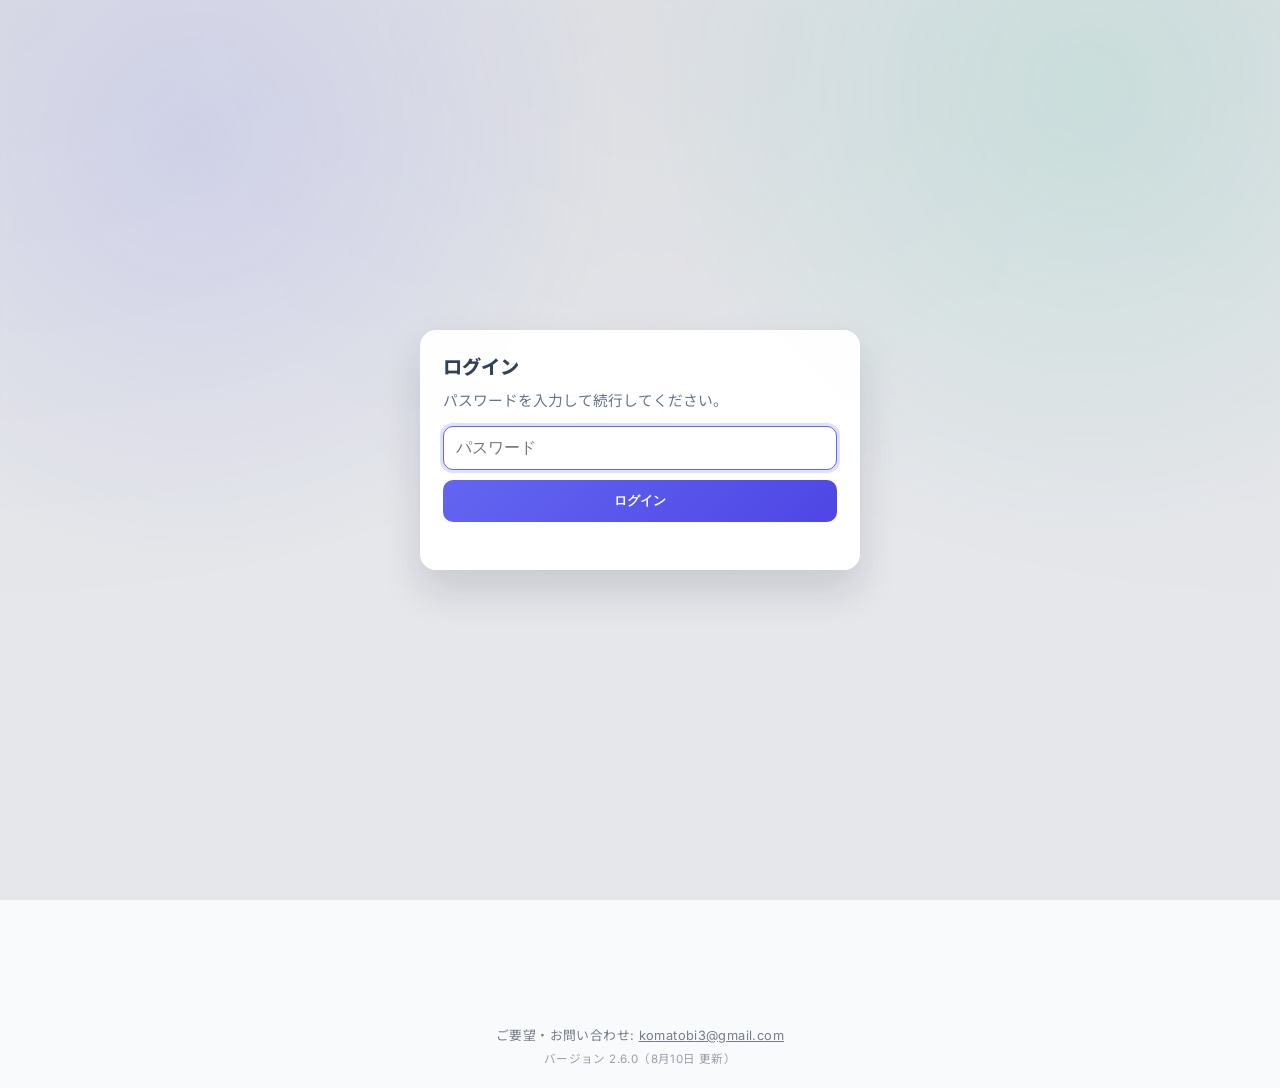
<file: index.html>
<!DOCTYPE html>
<html lang="ja">

<head>
    <meta charset="UTF-8">
    <meta name="viewport" content="width=device-width, initial-scale=1.0">
    <title>シフト作るくん - 月行事入力</title>
    <!-- プレミアムなデザインのためのフォント読み込み -->
    <link
        href="https://fonts.googleapis.com/css2?family=Inter:wght@400;500;600;700&family=Noto+Sans+JP:wght@400;500;700;900&display=swap"
        rel="stylesheet">
    <link rel="stylesheet" href="style.css">
    <script src="config.js"></script>
    <script src="auth.js"></script>
</head>

<body>
    <div class="app-container">
        <!-- ヘッダー -->
        <header class="glass-header">
            <div class="header-content">
                <div class="header-titles">
                    <h1>シフト作るくん</h1>
                    <span class="subtitle">月行事・必要人数入力</span>
                </div>
            </div>

            <nav class="top-nav">
                <a href="top.html" class="nav-btn">トップ</a>
                <a href="calendar.html" class="nav-btn active">月行事</a>
                <a href="staff.html" class="nav-btn">スタッフ</a>
                <a href="request.html" class="nav-btn">休み希望</a>
                <a href="generate.html" class="nav-btn">シフト表</a>
            </nav>
        </header>

        <!-- メインコンテンツ -->
        <main class="main-content">
            <!-- 月選択コントロール -->
            <div class="month-control glass-panel">
                <button type="button" id="prev-month" class="icon-btn" aria-label="前の月">
                    <svg viewBox="0 0 24 24" width="24" height="24" stroke="currentColor" stroke-width="2" fill="none"
                        stroke-linecap="round" stroke-linejoin="round">
                        <polyline points="15 18 9 12 15 6"></polyline>
                    </svg>
                </button>
                <div class="month-display">
                    <h2 id="current-month-display">--年 --月度</h2>
                    <p id="period-display" class="period-text">--月--日 〜 --月--日</p>
                </div>
                <button type="button" id="next-month" class="icon-btn" aria-label="次の月">
                    <svg viewBox="0 0 24 24" width="24" height="24" stroke="currentColor" stroke-width="2" fill="none"
                        stroke-linecap="round" stroke-linejoin="round">
                        <polyline points="9 18 15 12 9 6"></polyline>
                    </svg>
                </button>
            </div>

            <!-- カレンダーコンテナ -->
            <div class="calendar-container glass-panel">
                <div class="calendar-header">
                    <div class="day-name sunday">日</div>
                    <div class="day-name">月</div>
                    <div class="day-name">火</div>
                    <div class="day-name">水</div>
                    <div class="day-name">木</div>
                    <div class="day-name">金</div>
                    <div class="day-name saturday">土</div>
                </div>
                <div class="calendar-grid" id="calendar-grid">
                    <!-- JavaScriptでカレンダーが生成されます -->
                </div>
            </div>
        </main>
    </div>

    <!-- 入力モーダル -->
    <div id="edit-modal" class="modal-overlay hidden">
        <div class="modal-content glass-panel">
            <div class="modal-header">
                <h3 id="modal-date-display">日付</h3>
                <button type="button" id="close-modal" class="close-btn" aria-label="閉じる">
                    <svg viewBox="0 0 24 24" width="24" height="24" stroke="currentColor" stroke-width="2" fill="none"
                        stroke-linecap="round" stroke-linejoin="round">
                        <line x1="18" y1="6" x2="6" y2="18"></line>
                        <line x1="6" y1="6" x2="18" y2="18"></line>
                    </svg>
                </button>
            </div>

            <div class="modal-body">
                <!-- クイック入力ボタン -->
                <div class="quick-presets">
                    <p class="preset-label">クイック入力：</p>
                    <div class="preset-buttons">
                        <button type="button" class="preset-btn" data-event="通常日">通常日</button>
                        <button type="button" class="preset-btn" data-event="行事日">行事日</button>
                        <button type="button" class="preset-btn" data-event="休日">休日</button>
                    </div>
                </div>

                <div class="form-group">
                    <label for="event-name">行事名</label>
                    <input type="text" id="event-name" class="premium-input" placeholder="例: ひな祭り、通常日"
                        list="event-suggestions" maxlength="20">
                    <datalist id="event-suggestions">
                        <option value="通常日">
                        <option value="行事日">
                        <option value="研修">
                        <option value="会議">
                    </datalist>
                </div>

                <div class="form-group">
                    <label style="display:flex; align-items:center; gap:0.5rem; margin-bottom:0;">
                        <input type="checkbox" id="is-busy-day" style="width:18px; height:18px;">
                        人数多め
                    </label>
                </div>

            </div>

            <div class="modal-footer">
                <button type="button" id="clear-day-btn" class="danger-btn">クリア</button>
                <button type="button" id="save-day-btn" class="primary-btn">
                    <svg viewBox="0 0 24 24" width="20" height="20" stroke="currentColor" stroke-width="2" fill="none"
                        stroke-linecap="round" stroke-linejoin="round" style="margin-right: 8px;">
                        <path d="M19 21H5a2 2 0 0 1-2-2V5a2 2 0 0 1 2-2h11l5 5v11a2 2 0 0 1-2 2z"></path>
                        <polyline points="17 21 17 13 7 13 7 21"></polyline>
                        <polyline points="7 3 7 8 15 8"></polyline>
                    </svg>
                    保存
                </button>
            </div>
        </div>
    </div>

    <footer class="app-footer">
        ご要望・お問い合わせ: <span class="footer-mail" onclick="navigator.clipboard.writeText('komatobi3@gmail.com').then(()=>{this.textContent='コピーしました!';setTimeout(()=>{this.textContent='komatobi3@gmail.com';},1500);})" title="クリックでコピー">komatobi3@gmail.com</span>
        <span class="app-version"></span>
    </footer>

    <!-- トースト通知 -->
    <div id="toast" class="toast hidden">
        <svg viewBox="0 0 24 24" width="20" height="20" stroke="currentColor" stroke-width="2" fill="none"
            stroke-linecap="round" stroke-linejoin="round">
            <path d="M22 11.08V12a10 10 0 1 1-5.93-9.14"></path>
            <polyline points="22 4 12 14.01 9 11.01"></polyline>
        </svg>
        <span id="toast-message">保存しました</span>
    </div>

    <script src="script.js"></script>
</body>

</html>
</file>
<file: style.css>
@import url('https://fonts.googleapis.com/css2?family=Inter:wght@400;500;600;700&family=Noto+Sans+JP:wght@400;500;700;900&display=swap');

:root {
    --primary-color: #6366f1;
    --primary-hover: #4f46e5;
    --primary-light: #e0e7ff;
    --bg-color: #f8fafc;
    --text-main: #0f172a;
    --text-muted: #64748b;
    --card-bg: rgba(255, 255, 255, 0.9);
    --border-color: #e2e8f0;
    --danger-color: #ef4444;
    --danger-hover: #dc2626;

    --color-sunday: #ef4444;
    --color-holiday: #f59e0b;
    --color-saturday: #3b82f6;
    --color-today-bg: #e0e7ff;
    --color-today-border: #6366f1;

    --shadow-sm: 0 1px 2px 0 rgb(0 0 0 / 0.05);
    --shadow-md: 0 4px 6px -1px rgb(0 0 0 / 0.1), 0 2px 4px -2px rgb(0 0 0 / 0.1);
    --shadow-lg: 0 10px 15px -3px rgb(0 0 0 / 0.1), 0 4px 6px -4px rgb(0 0 0 / 0.1);
    --ui-ease: cubic-bezier(0.22, 1, 0.36, 1);
    --ui-fast: 0.14s;
    --ui-medium: 0.22s;
}

* {
    margin: 0;
    padding: 0;
    box-sizing: border-box;
}

body {
    font-family: 'Inter', 'Noto Sans JP', sans-serif;
    background-color: var(--bg-color);
    background-image:
        radial-gradient(at 0% 0%, hsla(253, 16%, 7%, 0.03) 0, transparent 50%),
        radial-gradient(at 50% 0%, hsla(225, 39%, 30%, 0.03) 0, transparent 50%),
        radial-gradient(at 100% 0%, hsla(339, 49%, 30%, 0.03) 0, transparent 50%);
    background-attachment: fixed;
    color: var(--text-main);
    line-height: 1.5;
}

.app-container {
    max-width: 1200px;
    margin: 0 auto;
    padding: 1.5rem;
    display: flex;
    flex-direction: column;
    gap: 1.5rem;
}

/* Glass UI Elements */
.glass-header {
    background: var(--card-bg);
    backdrop-filter: blur(10px);
    -webkit-backdrop-filter: blur(10px);
    border: 1px solid rgba(255, 255, 255, 0.4);
    border-radius: 1rem;
    padding: 1.25rem 2rem;
    box-shadow: var(--shadow-sm);
    display: flex;
    justify-content: space-between;
    align-items: center;
}

.glass-panel {
    background: var(--card-bg);
    backdrop-filter: blur(10px);
    -webkit-backdrop-filter: blur(10px);
    border: 1px solid rgba(255, 255, 255, 0.4);
    border-radius: 1rem;
    box-shadow: var(--shadow-md);
}

.header-titles h1 {
    font-size: 1.5rem;
    font-weight: 700;
    color: var(--primary-color);
    letter-spacing: -0.025em;
}

.subtitle {
    font-size: 0.875rem;
    color: var(--text-muted);
}

/* Month Control */
.month-control {
    display: flex;
    justify-content: space-between;
    align-items: center;
    padding: 1rem 1.5rem;
    margin-bottom: 0.5rem;
}

.month-display {
    text-align: center;
}

.month-display h2 {
    font-size: 1.25rem;
    font-weight: 700;
}

.period-text {
    font-size: 0.875rem;
    color: var(--text-muted);
    margin-top: 0.25rem;
}

.icon-btn {
    background: transparent;
    border: none;
    color: var(--text-main);
    cursor: pointer;
    padding: 0.5rem;
    border-radius: 0.5rem;
    display: flex;
    align-items: center;
    justify-content: center;
    transition: all 0.2s;
}

.icon-btn:hover {
    background: var(--border-color);
}

/* Calendar Container */
.calendar-container {
    padding: 1.5rem;
    overflow-x: auto;
}

.calendar-header {
    display: grid;
    grid-template-columns: repeat(7, 1fr);
    text-align: center;
    font-weight: 600;
    font-size: 0.875rem;
    margin-bottom: 0.75rem;
    color: var(--text-muted);
}

.day-name {
    padding: 0.5rem;
}

.day-name.sunday {
    color: var(--color-sunday);
}

.day-name.saturday {
    color: var(--color-saturday);
}

.calendar-grid {
    display: grid;
    grid-template-columns: repeat(7, 1fr);
    gap: 0.5rem;
    min-width: 700px;
    /* 横スクロール対応 */
}

/* Calendar Cell */
.calendar-cell {
    background: #ffffff;
    border: 1px solid var(--border-color);
    border-radius: 0.75rem;
    min-height: 100px;
    padding: 0.5rem;
    cursor: pointer;
    transition: all 0.2s;
    display: flex;
    flex-direction: column;
}

.calendar-cell:hover:not(.out-of-range) {
    border-color: var(--primary-color);
    box-shadow: 0 0 0 2px var(--primary-light);
    transform: translateY(-2px);
}

.calendar-cell.out-of-range {
    background: #f1f5f9;
    opacity: 0.6;
}

.calendar-cell.out-of-range:hover {
    box-shadow: none;
    transform: none;
    border-color: var(--border-color);
}

.calendar-cell.today {
    background: var(--color-today-bg);
    border: 2px solid var(--color-today-border);
}

.cell-header {
    display: flex;
    justify-content: flex-end;
    margin-bottom: 0.5rem;
}

.date-num {
    font-weight: 500;
    font-size: 0.875rem;
}

.calendar-cell.sunday .date-num {
    color: var(--color-sunday);
}

.calendar-cell.saturday .date-num {
    color: var(--color-saturday);
}

.calendar-cell.holiday .date-num {
    color: var(--color-holiday);
}

/* Badges */
.cell-content {
    display: flex;
    flex-direction: column;
    gap: 0.375rem;
    flex: 1;
}

.event-badge {
    background: var(--primary-light);
    color: var(--primary-hover);
    font-size: 0.75rem;
    font-weight: 600;
    padding: 0.25rem 0.5rem;
    border-radius: 0.25rem;
    line-height: 1.2;
    word-break: break-all;
}

.event-badge .event-line {
    display: block;
    white-space: nowrap;
    overflow: hidden;
    text-overflow: clip;
}

.people-badge {
    display: inline-block;
    align-self: flex-start;
    background: #f1f5f9;
    color: var(--text-main);
    font-weight: 600;
    font-size: 0.875rem;
    padding: 0.125rem 0.625rem;
    border-radius: 1rem;
    border: 1px solid #e2e8f0;
}

.people-badge .unit {
    font-size: 0.65rem;
    font-weight: 400;
    color: var(--text-muted);
    margin-left: 2px;
}

/* Modal */
.modal-overlay {
    position: fixed;
    top: 0;
    left: 0;
    width: 100%;
    height: 100%;
    background: rgba(15, 23, 42, 0.4);
    backdrop-filter: blur(4px);
    -webkit-backdrop-filter: blur(4px);
    display: flex;
    align-items: center;
    justify-content: center;
    z-index: 50;
    opacity: 0;
    pointer-events: none;
    transition: opacity var(--ui-medium) ease;
    padding: 1rem;
}

.modal-overlay:not(.hidden) {
    opacity: 1;
    pointer-events: auto;
}

.modal-content {
    background: #ffffff;
    width: 100%;
    max-width: 400px;
    border-radius: 1rem;
    box-shadow: var(--shadow-lg);
    display: flex;
    flex-direction: column;
    transform: scale(0.96) translateY(12px);
    opacity: 0;
    transform-origin: center center;
    transition: transform var(--ui-medium) var(--ui-ease), opacity var(--ui-medium) ease;
}

.modal-content.show {
    transform: scale(1) translateY(0);
    opacity: 1;
}

.modal-header {
    padding: 1.25rem 1.5rem;
    border-bottom: 1px solid var(--border-color);
    display: flex;
    justify-content: space-between;
    align-items: center;
}

.modal-header h3 {
    font-size: 1.125rem;
    font-weight: 600;
}

.close-btn {
    background: transparent;
    border: none;
    color: var(--text-muted);
    cursor: pointer;
    display: flex;
    align-items: center;
    justify-content: center;
    transition: color var(--ui-fast) ease, transform var(--ui-fast) ease;
}

.close-btn:hover {
    color: var(--danger-color);
    transform: scale(1.04);
}

.modal-body {
    padding: 1.5rem;
    display: flex;
    flex-direction: column;
    gap: 1.25rem;
}

.form-group label {
    display: block;
    font-size: 0.875rem;
    font-weight: 600;
    color: var(--text-main);
    margin-bottom: 0.5rem;
}

.premium-input {
    width: 100%;
    padding: 0.75rem 1rem;
    border: 1px solid var(--border-color);
    border-radius: 0.5rem;
    font-size: 1rem;
    font-family: inherit;
    transition: all 0.2s;
    background: #f8fafc;
    color: var(--text-main);
}

.premium-input:focus {
    outline: none;
    border-color: var(--primary-color);
    box-shadow: 0 0 0 3px var(--primary-light);
    background: #ffffff;
}

.premium-input.text-center {
    text-align: center;
}

/* Stepper */
.number-stepper {
    display: flex;
    align-items: center;
    gap: 0.5rem;
}

.stepper-btn {
    display: flex;
    align-items: center;
    justify-content: center;
    width: 2.75rem;
    height: 2.75rem;
    border: 1px solid var(--border-color);
    border-radius: 0.5rem;
    background: #fff;
    color: var(--text-main);
    cursor: pointer;
    transition: all 0.2s;
}

.stepper-btn:hover {
    background: var(--bg-color);
    border-color: var(--text-muted);
}

/* Presets */
.quick-presets {
    margin-bottom: 0.5rem;
}

.preset-label {
    font-size: 0.75rem;
    color: var(--text-muted);
    margin-bottom: 0.375rem;
}

.preset-buttons {
    display: flex;
    gap: 0.5rem;
    flex-wrap: wrap;
}

.preset-btn {
    background: #f1f5f9;
    border: 1px solid var(--border-color);
    padding: 0.375rem 0.75rem;
    border-radius: 2rem;
    font-size: 0.75rem;
    font-weight: 500;
    color: var(--text-main);
    cursor: pointer;
    transition: all 0.2s;
}

.preset-btn:hover {
    background: var(--primary-light);
    color: var(--primary-hover);
    border-color: var(--primary-color);
}

/* Modal Footer */
.modal-footer {
    padding: 1.25rem 1.5rem;
    border-top: 1px solid var(--border-color);
    display: flex;
    justify-content: flex-end;
    gap: 0.75rem;
    background: #f8fafc;
    border-bottom-left-radius: 1rem;
    border-bottom-right-radius: 1rem;
}

.primary-btn {
    background: var(--primary-color);
    color: #fff;
    border: none;
    padding: 0.625rem 1.25rem;
    border-radius: 0.5rem;
    font-size: 0.875rem;
    font-weight: 600;
    cursor: pointer;
    transition: transform var(--ui-fast) var(--ui-ease), box-shadow var(--ui-fast) ease, background-color var(--ui-fast) ease;
    display: flex;
    align-items: center;
    justify-content: center;
    will-change: transform;
}

.primary-btn:hover {
    background: var(--primary-hover);
    transform: translateY(-2px);
    box-shadow: 0 4px 6px -1px var(--primary-light);
}

.primary-btn:active {
    transform: translateY(0) scale(0.97);
}

.danger-btn {
    background: transparent;
    color: var(--danger-color);
    border: 1px solid transparent;
    padding: 0.625rem 1rem;
    border-radius: 0.5rem;
    font-size: 0.875rem;
    font-weight: 600;
    cursor: pointer;
    transition: transform var(--ui-fast) var(--ui-ease), background-color var(--ui-fast) ease, border-color var(--ui-fast) ease;
    will-change: transform;
}

.danger-btn:hover {
    background: #fef2f2;
    border-color: #fecaca;
    transform: translateY(-2px);
}

.danger-btn:active {
    transform: translateY(0) scale(0.97);
}

/* Toast */
.toast {
    position: fixed;
    bottom: 2rem;
    left: 50%;
    transform: translateX(-50%) translateY(20px);
    background: var(--text-main);
    color: #fff;
    padding: 0.75rem 1.5rem;
    border-radius: 2rem;
    font-size: 0.875rem;
    font-weight: 500;
    display: flex;
    align-items: center;
    gap: 0.5rem;
    box-shadow: var(--shadow-lg);
    opacity: 0;
    pointer-events: none;
    transition: all 0.3s cubic-bezier(0.16, 1, 0.3, 1);
    z-index: 100;
}

.toast.show {
    transform: translateX(-50%) translateY(0);
    opacity: 1;
}

/* Mobile Responsiveness */
@media (max-width: 768px) {
    .calendar-container {
        padding: 1rem;
    }

    .glass-header {
        padding: 1rem;
        flex-direction: column;
        align-items: flex-start;
        gap: 1rem;
    }

    .month-control {
        padding: 0.75rem 0.5rem;
    }

    .modal-content {
        max-width: 100%;
        margin: 1rem;
    }
}

/* Navigation */
.top-nav {
    display: flex;
    gap: 0.5rem;
    flex-wrap: wrap;
}

.nav-btn {
    text-decoration: none;
    color: var(--text-muted);
    font-weight: 600;
    font-size: 0.875rem;
    padding: 0.5rem 1rem;
    border-radius: 0.5rem;
    transition: all 0.2s;
    background: transparent;
}

.nav-btn:hover {
    background: var(--primary-light);
    color: var(--primary-color);
}

.nav-btn.active {
    background: var(--primary-color);
    color: #fff;
    box-shadow: var(--shadow-sm);
}

/* Top Page */
.top-page-body {
    background:
        radial-gradient(circle at 8% 12%, rgba(255, 140, 75, 0.22), transparent 33%),
        radial-gradient(circle at 88% 14%, rgba(30, 173, 181, 0.2), transparent 35%),
        linear-gradient(180deg, #f7f5ef 0%, #f9fbff 52%, #eef6f7 100%);
}

.top-page-shell .header-titles h1 {
    font-family: 'Shippori Mincho', serif;
    color: #144c59;
    letter-spacing: 0.01em;
}

.top-page-body .nav-btn:hover {
    background: rgba(31, 125, 138, 0.12);
    color: #1a6673;
}

.top-page-body .nav-btn.active {
    background: linear-gradient(120deg, #1f7d8a, #2ea4b4);
    color: #fff;
}

.top-hero-header {
    border: 1px solid rgba(20, 76, 89, 0.16);
    background: rgba(255, 255, 255, 0.86);
}

.top-main {
    display: flex;
    flex-direction: column;
    gap: 1rem;
}

.top-hero {
    position: relative;
    overflow: hidden;
    border: 1px solid rgba(20, 76, 89, 0.16);
    background: linear-gradient(130deg, rgba(255, 255, 255, 0.95) 0%, rgba(239, 250, 249, 0.92) 42%, rgba(255, 242, 233, 0.88) 100%);
    padding: 1.8rem;
}

.top-kicker {
    font-size: 0.72rem;
    letter-spacing: 0.14em;
    font-weight: 700;
    color: #1f7d8a;
}

.top-hero h2 {
    margin-top: 0.4rem;
    font-size: clamp(1.6rem, 3.8vw, 2.2rem);
    line-height: 1.25;
    color: #123843;
}

.top-lead {
    margin-top: 0.5rem;
    color: #36545e;
    font-weight: 500;
}

.top-cta-row {
    margin-top: 1rem;
    display: flex;
    gap: 0.6rem;
    flex-wrap: wrap;
}

.top-cta {
    text-decoration: none;
    border-radius: 999px;
    padding: 0.6rem 1.1rem;
    font-weight: 700;
    font-size: 0.9rem;
    transition: transform 0.22s ease, box-shadow 0.22s ease;
}

.top-cta.primary {
    background: linear-gradient(120deg, #1f7d8a, #2ea4b4);
    color: #fff;
    box-shadow: 0 6px 16px rgba(31, 125, 138, 0.28);
}

.top-cta.secondary {
    background: #fff;
    color: #1f5762;
    border: 1px solid rgba(31, 87, 98, 0.2);
}

.top-cta:hover {
    transform: translateY(-2px);
}

.top-hero-rings {
    position: absolute;
    inset: auto -44px -54px auto;
    width: 170px;
    height: 170px;
    border-radius: 50%;
    border: 16px solid rgba(255, 145, 77, 0.2);
    box-shadow: inset 0 0 0 10px rgba(255, 255, 255, 0.55);
}

.top-grid {
    display: grid;
    grid-template-columns: repeat(2, minmax(0, 1fr));
    gap: 0.8rem;
}

.top-card {
    display: block;
    text-decoration: none;
    border-radius: 0.95rem;
    padding: 1rem 1rem 0.95rem;
    color: #16323a;
    border: 1px solid rgba(22, 50, 58, 0.1);
    box-shadow: var(--shadow-sm);
    transition: transform 0.22s ease, box-shadow 0.22s ease;
}

.top-card:hover {
    transform: translateY(-2px);
    box-shadow: var(--shadow-md);
}

.top-card-events {
    background: linear-gradient(135deg, #f2fbff, #ecfff7);
}

.top-card-staff {
    background: linear-gradient(135deg, #fff9ec, #fff3ef);
}

.top-card-request {
    background: linear-gradient(135deg, #f8f2ff, #f3f7ff);
}

.top-card-generate {
    background: linear-gradient(135deg, #effff9, #eaf6ff);
}

.top-card-head {
    display: flex;
    justify-content: space-between;
    align-items: center;
    gap: 0.6rem;
    margin-bottom: 0.35rem;
}

.top-card-tag {
    font-size: 0.72rem;
    letter-spacing: 0.08em;
    padding: 0.2rem 0.5rem;
    border-radius: 999px;
    background: rgba(20, 76, 89, 0.1);
    color: #175663;
    font-weight: 700;
}

.top-card h3 {
    font-size: 1.05rem;
}

.top-card p {
    font-size: 0.84rem;
    color: #3a5660;
}

.top-status {
    border: 1px solid rgba(20, 76, 89, 0.14);
    background: rgba(255, 255, 255, 0.9);
    padding: 1rem;
}

.top-status h3 {
    font-size: 0.95rem;
    color: #1f5762;
    margin-bottom: 0.7rem;
}

.top-status-grid {
    display: grid;
    grid-template-columns: repeat(4, minmax(0, 1fr));
    gap: 0.6rem;
}

.top-status-item {
    border-radius: 0.7rem;
    border: 1px solid rgba(20, 76, 89, 0.12);
    background: #ffffff;
    padding: 0.65rem 0.7rem;
}

.top-status-item .label {
    font-size: 0.74rem;
    color: #55727c;
}

.top-status-item .value {
    font-size: 1rem;
    margin-top: 0.2rem;
    font-weight: 700;
    color: #123b45;
}

/* Staff Selection styles */
.staff-actions {
    display: flex;
    gap: 1rem;
    margin-bottom: 0.5rem;
}

.secondary-btn {
    background: #fff;
    border: 1px solid var(--border-color);
    color: var(--text-main);
    padding: 0.625rem 1.25rem;
    border-radius: 0.5rem;
    font-size: 0.875rem;
    font-weight: 600;
    cursor: pointer;
    transition: transform var(--ui-fast) var(--ui-ease), box-shadow var(--ui-fast) ease, background-color var(--ui-fast) ease, border-color var(--ui-fast) ease;
    box-shadow: var(--shadow-sm);
    will-change: transform;
}

.secondary-btn:hover {
    background: var(--bg-color);
    border-color: var(--text-muted);
    transform: translateY(-2px);
}

.secondary-btn:active {
    transform: translateY(0) scale(0.97);
}

.staff-lists {
    display: flex;
    flex-direction: column;
    gap: 1.5rem;
}

.staff-section {
    padding: 1.5rem;
}

.staff-section h2 {
    font-size: 1.25rem;
    margin-bottom: 1rem;
    color: var(--primary-color);
    border-bottom: 2px solid var(--primary-light);
    padding-bottom: 0.5rem;
    display: inline-block;
}

.staff-grid {
    display: grid;
    grid-template-columns: repeat(auto-fill, minmax(268px, 1fr));
    gap: 1rem;
}

/* Custom Checkbox Item */
.staff-item {
    display: grid;
    grid-template-columns: minmax(0, 1fr) auto;
    align-items: start;
    gap: 0.85rem;
    background: #fff;
    padding: 0.75rem 1rem;
    border-radius: 0.5rem;
    border: 1px solid var(--border-color);
    transition: all 0.2s;
}

.staff-item:hover {
    border-color: var(--primary-color);
    box-shadow: 0 2px 4px var(--shadow-sm);
}

.staff-item.checked {
    background: var(--primary-light);
    border-color: var(--primary-color);
}

.staff-checkbox {
    width: 1.25rem;
    height: 1.25rem;
    accent-color: var(--primary-color);
    cursor: pointer;
    flex-shrink: 0;
}

.staff-main-label {
    display: flex;
    align-items: flex-start;
    gap: 0.75rem;
    min-width: 0;
    cursor: pointer;
}

.staff-settings-row {
    grid-column: 1 / 2;
    display: grid;
    /* ①に参加 / 土日祝 / 公休 / 誕生日 の4列。
       カード幅に収まるよう minmax(0, 1fr) で縮めて、はみ出さないようにする。 */
    grid-template-columns: repeat(4, minmax(0, 1fr));
    gap: 0.5rem;
    margin-left: 1.6rem;
    min-width: 0;
}

.staff-name {
    font-weight: 600;
    font-size: 1rem;
    color: var(--text-main);
    user-select: none;
    white-space: normal;
    overflow: visible;
    text-overflow: clip;
    word-break: break-word;
    overflow-wrap: anywhere;
    line-height: 1.4;
    flex: 1 1 auto;
}

.staff-setting-block {
    display: flex;
    flex-direction: column;
    gap: 0.35rem;
    min-width: 0;
}

.staff-public-value {
    display: flex;
    flex-direction: column;
    align-items: flex-start;
    gap: 0.35rem;
}

.staff-setting-title {
    font-size: 0.76rem;
    font-weight: 700;
    color: var(--text-muted);
}

.staff-inline-check {
    display: inline-flex;
    align-items: center;
    gap: 0.25rem;
    color: var(--text-main);
    cursor: pointer;
    user-select: none;
    white-space: nowrap;
}

.staff-inline-check input {
    accent-color: var(--primary-color);
}

.staff-one-placeholder {
    color: var(--text-muted);
    font-size: 0.82rem;
    min-height: 1.5rem;
    display: inline-flex;
    align-items: center;
}

.staff-ph-input {
    width: 100%;
    max-width: 60px;
    padding: 0.1rem 0.25rem;
    font-size: 0.75rem;
    text-align: center;
}

.staff-birthday-input {
    width: 100%;
    max-width: 64px;
    padding: 0.1rem 0.25rem;
    font-size: 0.75rem;
    text-align: center;
}

.staff-birthday-input::placeholder {
    color: var(--text-muted);
    opacity: 0.6;
}

.del-staff-btn {
    background: transparent;
    border: none;
    color: var(--text-muted);
    font-size: 1.25rem;
    cursor: pointer;
    line-height: 1;
    padding: 0 0.25rem;
    transition: color 0.2s;
    flex-shrink: 0;
    position: relative;
    z-index: 1;
}

.del-staff-btn:hover {
    color: var(--danger-color);
}

@media (max-width: 900px) {
    .staff-item {
        grid-template-columns: minmax(0, 1fr);
        gap: 0.6rem;
    }

    .staff-settings-row {
        grid-template-columns: 1fr;
        margin-left: 0;
        gap: 0.5rem;
    }

    .del-staff-btn {
        grid-column: 1 / 2;
        justify-self: end;
    }
}

/* Request Table */
.request-table-wrapper {
    overflow-x: auto;
    position: relative;
    border-radius: 1rem;
    -webkit-overflow-scrolling: touch;
}

.request-table {
    width: 100%;
    border-collapse: separate;
    border-spacing: 0;
    min-width: 800px;
    table-layout: fixed;
}

.request-table th.sticky-col,
.request-table td.sticky-col {
    position: sticky;
    left: 0;
    width: 110px;
    z-index: 10;
    background: #f8fafc;
    border-right: 2px solid var(--border-color);
}

.request-table td.sticky-col {
    background: #ffffff;
    font-weight: 600;
}

.request-table th {
    background: #f8fafc;
    color: var(--text-muted);
    font-size: 0.875rem;
    font-weight: 600;
    padding: 0.5rem;
    text-align: center;
    border-bottom: 2px solid var(--border-color);
    border-right: 1px solid var(--border-color);
    top: 0;
    position: sticky;
    z-index: 5;
}

.request-table th.sticky-col {
    z-index: 15;
}

.request-table td {
    border-bottom: 1px solid var(--border-color);
    border-right: 1px solid var(--border-color);
    text-align: center;
    padding: 0;
    height: 3rem;
}

.request-table td.cell {
    cursor: pointer;
    font-weight: 700;
    font-size: 1rem;
    color: var(--danger-color);
    transition: background 0.2s;
    user-select: none;
    vertical-align: middle;
    white-space: nowrap;
}

.request-table td.cell .cell-value,
.shift-table td.cell .cell-value {
    display: flex;
    align-items: center;
    justify-content: center;
    width: 100%;
    height: 100%;
    min-height: inherit;
    padding: 0;
    margin: 0;
    line-height: 1;
    text-align: center;
    white-space: nowrap;
    box-sizing: border-box;
}

.request-table td.cell .cell-value {
    min-height: 3rem;
}

.shift-table td.cell .cell-value {
    min-height: 32px;
}

.request-table td.cell:hover {
    background: var(--primary-light);
}

.request-table td.cell.active {
    background: #FEF2F2;
    color: var(--danger-color);
}

.request-table td.cell.active-rest {
    background: #e2e8f0;
    color: #334155;
    font-weight: 700;
}

.request-table td.cell.active-public {
    background: #F1F5F9;
    color: #475569;
    font-weight: 700;
}

.request-table td.cell.active-paid-leave {
    background: #ECFDF5;
    color: #10B981;
}

.request-table td.cell.active-1 {
    background: #EEF2FF;
    color: #4F46E5;
    font-weight: 700;
}

.request-table td.cell.active-3 {
    background: #FDF2F8;
    color: #BE185D;
    font-weight: 700;
}

.request-table td.cell.active-6 {
    background: #F0FDFA;
    color: #0F766E;
    font-weight: 700;
}

.request-table td.cell.active-10 {
    background: #FFFBEB;
    /* Amber-50 */
    color: #D97706;
    /* Amber-600 */
    font-weight: 700;
}

.request-table td.cell.active-work {
    background: #EFF6FF;
    color: #2563EB;
    font-weight: 700;
}

.request-table .day-sun {
    color: var(--color-sunday);
}

.request-table .day-sat {
    color: var(--color-saturday);
}

/* Shift Color Coding */
.request-table td.cell.c-1 {
    background: #d9d9d9;
    color: #000;
}

.request-table td.cell.c-6 {
    background: #ffffff;
    color: #000;
}

.request-table td.cell.c-10 {
    background: #a6a6a6;
    color: #000;
}

.request-table td.cell.c-n {
    color: #334155;
}

.request-table td.cell.c-k {
    background: #bfbfbf;
    color: #000;
    font-size: 0.8rem;
}

.request-table td.cell.c-v {
    background: #595959;
    color: #fff;
}

/* 勤務表セルの視認性向上（白黒印刷対応） */
.shift-table td,
.shift-table th {
    border: 1.5px solid #000;
}

#shift-container {
    overflow: visible;
}

#shift-container.request-table-wrapper {
    overflow: visible;
}

.summary-hover-control {
    position: relative;
    display: inline-flex;
}

.summary-hover-panel {
    position: fixed;
    left: 50%;
    top: 50%;
    z-index: 20000;
    width: min(1040px, calc(100vw - 32px));
    max-height: calc(100vh - 32px);
    overflow: visible;
    padding: 1.1rem;
    border: 1px solid #cbd5e1;
    border-radius: 0.55rem;
    background: #ffffff;
    box-shadow: 0 28px 70px rgba(15, 23, 42, 0.32);
    opacity: 0;
    visibility: hidden;
    pointer-events: none;
    transform: translate(-50%, -50%) scale(0.98);
    transform-origin: center center;
    transition: opacity var(--ui-fast) ease, transform var(--ui-fast) var(--ui-ease), visibility 0s linear var(--ui-fast);
}

.summary-hover-panel.is-visible {
    opacity: 1;
    visibility: visible;
    pointer-events: auto;
    transform: translate(-50%, -50%) scale(1);
    transition: opacity var(--ui-fast) ease, transform var(--ui-fast) var(--ui-ease), visibility 0s linear 0s;
}

.summary-hover-panel h2,
.summary-print-area h2 {
    margin: 0 0 0.75rem;
    color: var(--text-main);
    font-size: 1.1rem;
    font-weight: 800;
}

.summary-hover-panel .all-summary-title {
    margin-bottom: 0.45rem;
    font-size: 0.98rem;
}

.summary-hover-panel .all-summary-legend,
.summary-print-area .all-summary-legend {
    color: var(--text-muted);
    font-size: 0.78rem;
    font-weight: 700;
    margin-bottom: 0.45rem;
}

.summary-hover-panel .all-summary-table-wrap {
    overflow: visible;
    max-height: none;
}

.summary-hover-panel .all-summary-table {
    font-size: 0.78rem;
}

.summary-hover-panel .all-summary-table th,
.summary-hover-panel .all-summary-table td {
    padding: 0.24rem 0.36rem;
    line-height: 1.15;
}

.summary-hover-panel .all-summary-table th {
    position: static;
    font-size: 0.76rem;
}

.summary-empty {
    color: var(--text-muted);
    padding: 0.8rem;
}

.print-only {
    display: none;
}

.shift-title {
    text-align: center;
    font-size: 1.2rem;
    font-weight: 700;
    color: var(--text-main);
    padding-top: 0.8rem;
}

.shift-table {
    --shift-name-col-width: 88px;
    --shift-day-col-width: calc((100% - var(--shift-name-col-width)) / 31);
    width: 100%;
    max-width: 100%;
    min-width: 0;
    table-layout: fixed;
}

.shift-table th:not(.sticky-col),
.shift-table td:not(.sticky-col) {
    width: var(--shift-day-col-width);
    min-width: 0;
    max-width: var(--shift-day-col-width);
}

.shift-table td.cell {
    min-width: 0;
    min-height: 32px;
    padding: 0;
    font-size: 0.9rem;
    font-weight: 700;
    line-height: 1;
    text-align: center;
    vertical-align: middle;
    white-space: nowrap;
    box-sizing: border-box;
}

.shift-table th {
    height: 132px;
    font-size: 0.78rem;
    padding: 0.15rem 0;
}

.shift-table .shift-month-cell {
    font-size: 0.95rem;
    line-height: 1.25;
    color: var(--text-main);
}

.shift-table .shift-month-sub {
    font-size: 0.72rem;
    color: var(--text-muted);
    font-weight: 600;
}

.shift-table .event-two-col {
    margin: 4px auto 0;
    display: inline-flex;
    gap: 1px;
    width: 18px;
    justify-content: center;
    align-items: flex-start;
    overflow: hidden;
}

.shift-table .event-col {
    writing-mode: vertical-rl;
    text-orientation: upright;
    font-size: 0.5rem;
    font-weight: 400;
    color: var(--text-muted);
    line-height: 1.05;
    width: 8px;
    flex: 0 0 8px;
    max-height: 100px;
    overflow: hidden;
    letter-spacing: 0;
}

.shift-table th.shift-day-th {
    position: sticky;
    top: 22px;
}

.shift-table th.shift-day-th .date-label {
    color: var(--text-main);
    font-weight: 700;
}

.shift-table th.shift-day-th.day-sun .date-label {
    color: var(--color-sunday);
}

.shift-table th.shift-day-th.day-holiday .date-label {
    color: var(--color-holiday);
}

.shift-table thead tr.month-top-row th {
    height: 22px;
    min-height: 22px;
    max-height: 22px;
    font-size: 0.62rem;
    line-height: 1;
    color: var(--text-muted);
    font-weight: 700;
    top: 0;
    z-index: 12;
    background: #eef2ff;
    border-bottom: 1px solid var(--border-color);
}

.shift-table thead tr.month-top-row th.month-top-sticky {
    background: #e5e7eb;
    border-right: 2px solid var(--border-color);
}

.shift-table thead tr.month-top-row th.month-top-day {
    text-align: center;
}

.shift-table .daily-total-row td {
    background: #f8fafc;
    font-weight: 700;
    color: var(--text-main);
}

.shift-table .daily-total-row td.sticky-col {
    background: #eef2ff;
    color: var(--primary-hover);
}

.shift-table .daily-total-cell {
    font-size: 0.72rem;
}

.shift-table .shift-time-row td {
    background: #f8fafc;
}

.shift-table .shift-time-row td.sticky-col {
    background: #e2e8f0;
    color: var(--text-main);
    font-weight: 700;
}

.shift-table .shift-time-cell {
    text-align: left;
    padding: 0.45rem 0.6rem;
    font-size: 0.72rem;
    color: var(--text-main);
    white-space: nowrap;
}

.shift-table .sticky-col {
    width: var(--shift-name-col-width);
    min-width: var(--shift-name-col-width);
    max-width: var(--shift-name-col-width);
    padding: 0.25rem;
    font-size: 0.78rem;
    white-space: nowrap;
}

.summary-print-area .all-summary-title {
    display: none;
}

.all-summary-title {
    color: #0f172a;
    font-size: 1.05rem;
    font-weight: 800;
    margin-bottom: 0.65rem;
}

.all-summary-table-wrap {
    max-height: none;
    overflow: auto;
    border: 1px solid #cbd5e1;
    border-radius: 0.4rem;
    background: #fff;
}

.all-summary-table {
    width: 100%;
    border-collapse: collapse;
    font-size: 0.95rem;
}

.all-summary-table th,
.all-summary-table td {
    padding: 0.48rem 0.55rem;
    border-bottom: 1px solid #e2e8f0;
    border-right: 1px solid #e2e8f0;
    text-align: right;
    color: #111827;
    font-weight: 800;
}

.all-summary-table th {
    position: sticky;
    top: 0;
    z-index: 1;
    background: #1e293b;
    color: #ffffff;
    font-size: 0.84rem;
    white-space: nowrap;
}

.all-summary-table tbody tr:nth-child(odd) td {
    background: #f8fafc;
}

.all-summary-table tbody tr:nth-child(even) td {
    background: #eef2ff;
}

.all-summary-table tbody tr:hover td {
    background: #dbeafe;
}

.all-summary-table th:first-child,
.all-summary-table td:first-child {
    text-align: left;
    white-space: nowrap;
    color: #0f172a;
    font-weight: 900;
}

.all-summary-table th:first-child {
    color: #ffffff;
}

.shift-table td.cell.c-1 {
    background: #fde68a;
    color: #111827;
    font-weight: 700;
}

.shift-table td.cell.c-6 {
    background: #ffffff;
    color: #111827;
}

.shift-table td.cell.c-10 {
    background: #d1d5db;
    color: #111827;
    font-weight: 700;
}

.shift-table td.cell.c-k,
.shift-table td.cell.c-v {
    background: #ef4444;
    color: #ffffff;
    font-weight: 700;
}

/* 日ごとの勤務別合計（画面）。合計人数の行と同じ見た目で、少し薄くする */
.shift-table tr.shift-count-row td {
    background: #f8fafc;
    color: var(--text-main);
    font-weight: 700;
    text-align: center;
}

.shift-table tr.shift-count-row td.sticky-col {
    background: #eef2f7;
    white-space: nowrap;
}

/* 画面では別紙は出さない（印刷のときだけ2枚目に出る） */
.daily-count-print-area {
    display: none;
}

/* 指定（希望入力・手動編集）のセル: 画面では赤い枠、印刷では赤文字 */
.shift-table td.cell.c-designated {
    box-shadow: inset 0 0 0 2px #dc2626;
}

.shift-table td.cell.c-k-fixed {
    background: #fecaca;
    color: #111827;
    font-weight: 800;
}

@media (max-width: 1280px) {
    .shift-table {
        --shift-name-col-width: 76px;
    }

    .shift-table th {
        height: 120px;
        font-size: 0.72rem;
    }

    .shift-table .sticky-col {
        font-size: 0.72rem;
    }

    .shift-table .event-two-col {
        width: 16px;
    }

    .shift-table .event-col {
        width: 7px;
        flex: 0 0 7px;
        font-size: 0.44rem;
        max-height: 92px;
    }
}

@media (max-width: 1080px) {
    .shift-table {
        --shift-name-col-width: 68px;
    }

    .shift-table th {
        height: 108px;
        font-size: 0.66rem;
    }

    .shift-table .sticky-col,
    .shift-table .daily-total-cell,
    .shift-table .shift-time-cell {
        font-size: 0.66rem;
    }

    .shift-table .event-two-col {
        width: 14px;
    }

    .shift-table .event-col {
        width: 6px;
        flex: 0 0 6px;
        font-size: 0.4rem;
        max-height: 84px;
    }
}

@media (max-width: 768px) {
    .top-grid {
        grid-template-columns: 1fr;
    }

    .top-status-grid {
        grid-template-columns: repeat(2, minmax(0, 1fr));
    }

    .top-hero {
        padding: 1.2rem;
    }

    .top-hero-rings {
        width: 120px;
        height: 120px;
        border-width: 12px;
    }

    .all-summary-table {
        font-size: 0.82rem;
    }

    .all-summary-table th,
    .all-summary-table td {
        padding: 0.4rem 0.42rem;
    }
}

/* Print Styles */
@media (prefers-reduced-motion: reduce) {
    .primary-btn,
    .secondary-btn,
    .danger-btn,
    .close-btn,
    .modal-overlay,
    .modal-content,
    .summary-hover-panel {
        transition: none !important;
        animation: none !important;
    }

    .primary-btn:hover,
    .primary-btn:active,
    .secondary-btn:hover,
    .secondary-btn:active,
    .danger-btn:hover,
    .danger-btn:active,
    .close-btn:hover,
    .modal-content,
    .modal-content.show {
        transform: none !important;
    }
}

@media print {
    body {
        background: white !important;
        color: black !important;
        padding: 0;
        margin: 0;
        font-size: 12px;
    }

    .hide-on-print,
    .glass-header,
    .top-nav,
    .staff-actions,
    .month-control,
    #toast,
    /* バックアップの案内バナーとバッジ。画面の一番上に固定表示されるため、
       印刷すると全ページの上端に重なって表を隠してしまう（2026-08-10 修正） */
    #shift-backup-banner,
    #shift-backup-badge {
        display: none !important;
    }

    #shift-time-summary,
    header.glass-header,
    .header-content,
    .header-titles {
        display: none !important;
    }

    .print-only {
        display: block !important;
    }

    .app-container {
        padding: 0;
        max-width: 100%;
    }

    .main-content,
    #shift-container,
    .summary-print-area,
    .request-table-wrapper {
        width: 100% !important;
        overflow: visible !important;
        page-break-inside: avoid !important;
        break-inside: avoid !important;
    }

    .glass-panel {
        background: transparent !important;
        box-shadow: none !important;
        border: none !important;
        padding: 0 !important;
    }

    .summary-hover-panel {
        display: none !important;
    }

    body.print-shift-only .summary-print-area {
        display: none !important;
    }

    body.print-summary-only #shift-container,
    body.print-summary-only #shift-time-summary {
        display: none !important;
    }

    body.print-summary-only .summary-print-area {
        display: block !important;
    }

    /* 日ごとの勤務別合計。
       画面ではシフト表の中の行として出し、印刷では勤務表の2枚目（別紙）に出す。
       勤務表と同じ紙に入れると、スタッフが19人を超えたところで
       勤務表そのものが2枚に割れてしまうため分けている（実測して決めた）。 */
    body.print-shift-only .shift-count-row {
        display: none !important;
    }

    body.print-summary-only .daily-count-print-area {
        display: none !important;
    }

    body.print-shift-only .daily-count-print-area {
        display: block !important;
        page-break-before: always;
        break-before: page;
    }

    .daily-count-print-area h2 {
        text-align: center;
        font-size: 16px;
        margin: 0 0 10px;
    }

    .daily-count-table {
        width: 100% !important;
        border-collapse: collapse;
        table-layout: fixed;
        font-size: 12px;
    }

    .daily-count-table th,
    .daily-count-table td {
        border: 1.5px solid #000 !important;
        background: #fff !important;
        color: #000 !important;
        text-align: center;
        padding: 4px 0;
        font-weight: 700;
    }

    .daily-count-table .sticky-col {
        width: 76px !important;
        font-size: 0.82rem;
        white-space: nowrap;
    }

    .daily-count-table th.day-sun,
    .daily-count-table th.day-holiday {
        color: #c1121f !important;
    }

    .daily-count-table .daily-count-total td {
        background: #e5e7eb !important;
    }

    .summary-print-area h2 {
        text-align: center;
        font-size: 18px;
        margin-bottom: 12px;
    }

    .all-summary-table-wrap {
        max-height: none !important;
        overflow: visible !important;
        border: 1px solid #000 !important;
    }

    .all-summary-table {
        font-size: 12px !important;
        page-break-inside: avoid !important;
        break-inside: avoid !important;
    }

    .all-summary-table th,
    .all-summary-table td {
        border: 1px solid #000 !important;
        padding: 6px 8px !important;
        color: #000 !important;
        background: #fff !important;
        font-weight: 700 !important;
    }

    .all-summary-table th {
        position: static !important;
        background: #e5e7eb !important;
    }

    .shift-table {
        /* 紙の幅いっぱいに広げる。
           以前は日付セルを34px固定にしていたため、表の幅が紙と合わず
           Chrome では縮小されて右に余白が出、Safari（@page非対応）では
           はみ出したり小さくなったりしていた。
           固定幅をやめて table-layout: fixed の均等割りにすると、
           A4でもA3でも・どのブラウザでも紙幅ちょうどに割り付けられる。 */
        width: 100% !important;
        border-collapse: collapse;
        table-layout: fixed;
        font-size: 12px;
        page-break-inside: avoid !important;
        break-inside: avoid !important;
    }

    .shift-table th:not(.sticky-col),
    .shift-table td:not(.sticky-col) {
        width: auto;
        min-width: 0;
        max-width: none;
    }

    /* 縦方向は詰め気味にする。
       A4横の印字可能高さは約741px しかなく、余裕がないと
       スタッフが1〜2人増えただけで2枚目に割れてしまう
       （19人で検証したら9px超過で2枚になった）。
       ここの詰めで、22人程度までは1枚に収まる。 */
    .shift-table th {
        height: 128px;
    }

    #print-header {
        margin-bottom: 2px !important;
    }

    #print-header h2 {
        font-size: 16px;
        margin: 0;
    }

    .shift-table thead tr.month-top-row th {
        height: 24px;
        min-height: 24px;
        max-height: 24px;
        font-size: 0.72rem;
        background: #fff !important;
        color: #000 !important;
    }

    .shift-table th.shift-day-th {
        top: 24px;
        background: #fff !important;
        color: #000 !important;
        font-size: 0.95rem;
    }

    .shift-table th.shift-day-th .date-label {
        color: #000 !important;
        font-weight: 700;
        font-size: 1rem;
        line-height: 1;
    }

    .shift-table th.shift-day-th.day-sun .date-label,
    .shift-table th.shift-day-th.day-holiday .date-label {
        color: #c1121f !important;
    }

    .shift-table .event-two-col {
        width: 26px;
        gap: 1px;
        margin-top: 4px;
        /* 画面用の inline style（116px）を印刷では上書きして詰める */
        height: 102px !important;
    }

    .shift-table .event-col {
        width: 12px;
        flex: 0 0 12px;
        height: 100px !important;
        max-height: 100px;
        font-size: 0.58rem;
        letter-spacing: 0;
        color: #000 !important;
    }

    .shift-table .sticky-col {
        width: 76px !important;
        min-width: 76px !important;
        max-width: 76px !important;
        /* 行の高さはこの名前列で決まる。詰めるほど1枚に入る人数が増える */
        font-size: 0.82rem;
        font-weight: 700;
        padding: 1px 4px !important;
        white-space: nowrap;
    }

    .shift-table .daily-total-cell {
        font-size: 0.82rem;
    }

    .shift-table .shift-time-cell {
        font-size: 0.82rem;
        padding: 0.35rem 0.45rem;
    }

    #print-time-summary,
    .shift-table .shift-time-row {
        display: none !important;
    }

    .shift-table th,
    .shift-table td {
        border: 1.8px solid #000 !important;
        padding: 2px 0;
        height: auto;
        -webkit-print-color-adjust: exact;
        print-color-adjust: exact;
        vertical-align: middle;
    }

    .shift-table td.cell {
        padding: 0 !important;
        line-height: 1 !important;
        vertical-align: middle !important;
    }

    .shift-table td.cell .cell-value {
        min-height: 18px;
        line-height: 1 !important;
        align-items: center;
        justify-content: center;
    }

    .shift-table td.cell.c-1 {
        background: #fff !important;
        color: #000 !important;
    }

    .shift-table td.cell.c-6 {
        background: #ffffff !important;
        color: #000 !important;
    }

    .shift-table td.cell.c-10 {
        background: #fff !important;
        color: #000 !important;
    }

    .shift-table td.cell.c-k {
        background: #fff !important;
        color: #000 !important;
    }

    .shift-table td.cell.c-k-fixed {
        background: #fff !important;
        color: #000 !important;
    }

    .shift-table td.cell.c-v {
        background: #fff !important;
        color: #000 !important;
    }

    .shift-table td,
    .shift-table th,
    .shift-table .daily-total-row td,
    .shift-table .daily-total-row td.sticky-col,
    .shift-table .shift-time-row td,
    .shift-table .shift-time-row td.sticky-col,
    .shift-table thead tr.month-top-row th.month-top-sticky {
        background: #fff !important;
        color: #000 !important;
    }

    .shift-table .sticky-col {
        position: static !important;
    }

    /* 指定（希望入力・手動編集）だけ赤で刷る。
       休みも数字も対象。自動生成でついた分は白黒のまま。
       他の色指定を確実に上回るよう、この定義を最後に置いている。 */
    .shift-table td.cell.c-designated,
    .shift-table td.cell.c-designated .cell-value,
    .shift-table td.cell.c-birthday,
    .shift-table td.cell.c-birthday .cell-value {
        color: #d40000 !important;
        font-weight: 800 !important;
        background: #fff !important;
        box-shadow: none !important;
    }

    .shift-table tr,
    .shift-table thead,
    .shift-table tbody {
        page-break-inside: avoid !important;
        break-inside: avoid !important;
    }

    /* 用紙はA4横が基本（お客さんの提出書類がA4のため）。
       Chrome/Edge はこの指定を読んで印刷ダイアログの初期値にする。
       Safari はこの指定を読めないので、印刷時に「横向き」を選ぶこと。
       A3で刷りたいときはダイアログでA3を選べば、表は紙幅いっぱいに広がる。 */
    @page {
        size: A4 landscape;
        margin: 0.7cm;
    }
}

/* ===== フッター(お問い合わせ) ===== */
.app-footer {
    text-align: center;
    padding: 16px 12px 20px;
    font-size: 0.8rem;
    color: rgba(15, 23, 42, 0.55);
    letter-spacing: 0.03em;
}

/* ルール設定モーダルの見出しと補足 */
.rule-group-title {
    font-weight: 700;
    font-size: 0.9rem;
    color: var(--primary-hover);
    border-bottom: 2px solid var(--primary-light);
    padding-bottom: 0.25rem;
    margin-top: 0.6rem;
}

.rule-group-title:first-child {
    margin-top: 0;
}

.rule-note {
    font-size: 0.82rem;
    line-height: 1.7;
    color: var(--text-muted);
    background: rgba(15, 23, 42, 0.03);
    border-radius: 8px;
    padding: 0.6rem 0.75rem;
}

/* シフト表の名前。クリックでその人の早見表が開く */
.shift-table td.staff-name-cell {
    cursor: pointer;
    transition: background 0.15s, color 0.15s;
}

.shift-table td.staff-name-cell:hover,
.shift-table td.staff-name-cell:focus-visible {
    background: var(--primary-light) !important;
    color: var(--primary-hover);
    outline: none;
    text-decoration: underline;
    text-underline-offset: 2px;
}

/* 早見表のなかで、クリックした人の行 */
.all-summary-table tbody tr.is-highlight td {
    background: #fef3c7 !important;
    font-weight: 700;
    box-shadow: inset 0 0 0 1px #f59e0b;
}

/* 誕生日休。公休の一種だが、ひと目で分かるようにする */
.c-birthday {
    background: #fee2e2 !important;
    color: #b91c1c !important;
    font-weight: 700;
}

/* バージョンと更新日。お客さんが更新の到着を確認できるようにする */
.app-version {
    display: block;
    margin-top: 0.35rem;
    font-size: 0.72rem;
    color: rgba(15, 23, 42, 0.4);
}

@media print {
    .app-footer {
        display: none;
    }
}

.footer-mail {
    color: inherit;
    text-decoration: underline;
    cursor: pointer;
}

.footer-mail:hover {
    color: rgba(15, 23, 42, 0.9);
}

@media print {
    .app-footer {
        display: none !important;
    }
}

/* 集計表: 合計列と平均行を目立たせる */
/* 見出しは濃い背景に白文字。ここを薄い色にすると白文字が読めなくなる */
.all-summary-table th.sum-col {
    background: #4338ca;
    color: #ffffff;
    font-weight: 800;
}

.all-summary-table td.sum-col {
    background: rgba(99, 102, 241, .12);
    color: #111827;
    font-weight: 800;
}

.all-summary-table tr.avg-row td {
    border-top: 2px solid rgba(0, 0, 0, .25);
    font-weight: 800;
    background: rgba(0, 0, 0, .03);
}
</file>
